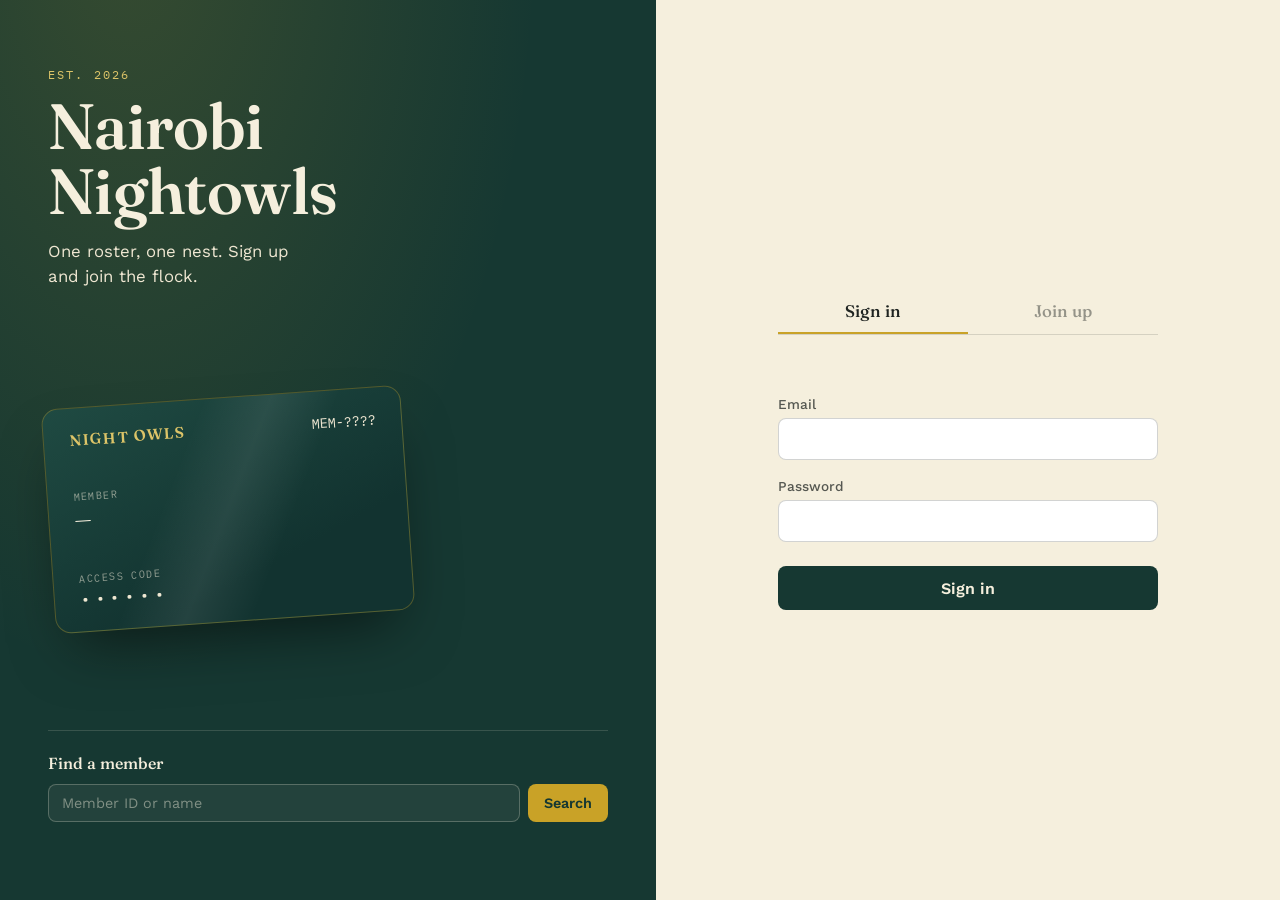
<file: index.html>
<!DOCTYPE html>
<html lang="en">
<head>
<meta charset="UTF-8" />
<meta name="viewport" content="width=device-width, initial-scale=1.0" />
<title>Nairobi Nightowls — Join or Sign In</title>
<link rel="preconnect" href="https://fonts.googleapis.com">
<link href="https://fonts.googleapis.com/css2?family=Fraunces:ital,opsz,wght@0,9..144,500;0,9..144,600;1,9..144,500&family=Work+Sans:wght@400;500;600&family=IBM+Plex+Mono:wght@500;600&display=swap" rel="stylesheet">
<link rel="stylesheet" href="style.css" />
</head>
<body>

<div class="stage">

  <!-- LEFT: brand panel -->
  <section class="brand-panel">
    <div class="brand-mark">
      <span class="brand-eyebrow">Est. 2026</span>
      <h1 class="brand-name">Nairobi<br>Nightowls</h1>
      <p class="brand-tagline">One roster, one nest. Sign up and join the flock.</p>
    </div>

    <!-- Signature element: live membership card that fills in as you type -->
    <div class="card-wrap" aria-hidden="true">
      <div class="member-card" id="memberCard">
        <div class="member-card-top">
          <span class="member-card-club">NIGHT OWLS</span>
          <span class="member-card-id" id="cardId">MEM-????</span>
        </div>
        <div class="member-card-body">
          <span class="member-card-label">Member</span>
          <span class="member-card-name" id="cardName">—</span>
        </div>
        <div class="member-card-bottom">
          <span class="member-card-label">Access code</span>
          <span class="member-card-dots" id="cardDots">••••••</span>
        </div>
        <div class="member-card-shine"></div>
      </div>
    </div>

    <!-- Member lookup: search by member ID or name -->
    <div class="lookup-wrap">
      <h2 class="lookup-title">Find a member</h2>
      <form id="lookupForm" class="lookup-form" novalidate>
        <input type="text" id="lookupQuery" placeholder="Member ID or name" aria-label="Member ID or name" />
        <button type="submit" class="btn-lookup">Search</button>
      </form>
      <ul class="lookup-results" id="lookupResults"></ul>
    </div>
  </section>

  <!-- RIGHT: auth form -->
  <section class="form-panel">
    <div class="form-card">

      <div class="tabs" role="tablist">
        <button class="tab" id="tabLogin" role="tab" aria-selected="true">Sign in</button>
        <button class="tab" id="tabRegister" role="tab" aria-selected="false">Join up</button>
      </div>

      <p class="form-status" id="formStatus" role="status"></p>

      <!-- LOGIN FORM -->
      <form id="loginForm" class="auth-form" novalidate>
        <label class="field">
          <span>Email</span>
          <input type="email" id="loginEmail" autocomplete="email" required />
        </label>
        <label class="field">
          <span>Password</span>
          <input type="password" id="loginPassword" autocomplete="current-password" required />
        </label>
        <button type="submit" class="btn-primary" id="loginSubmit">Sign in</button>
      </form>

      <!-- REGISTER FORM -->
      <form id="registerForm" class="auth-form" novalidate hidden>
        <label class="field">
          <span>Email</span>
          <input type="email" id="registerEmail" autocomplete="email" required />
        </label>
        <label class="field">
          <span>Password</span>
          <input type="password" id="registerPassword" autocomplete="new-password" required minlength="6" />
          <span class="field-hint">At least 6 characters.</span>
        </label>
        <button type="submit" class="btn-primary" id="registerSubmit">Create account</button>
      </form>

    </div>
  </section>

</div>

<script src="api.js"></script>
<script src="script.js"></script>
</body>
</html>
</file>
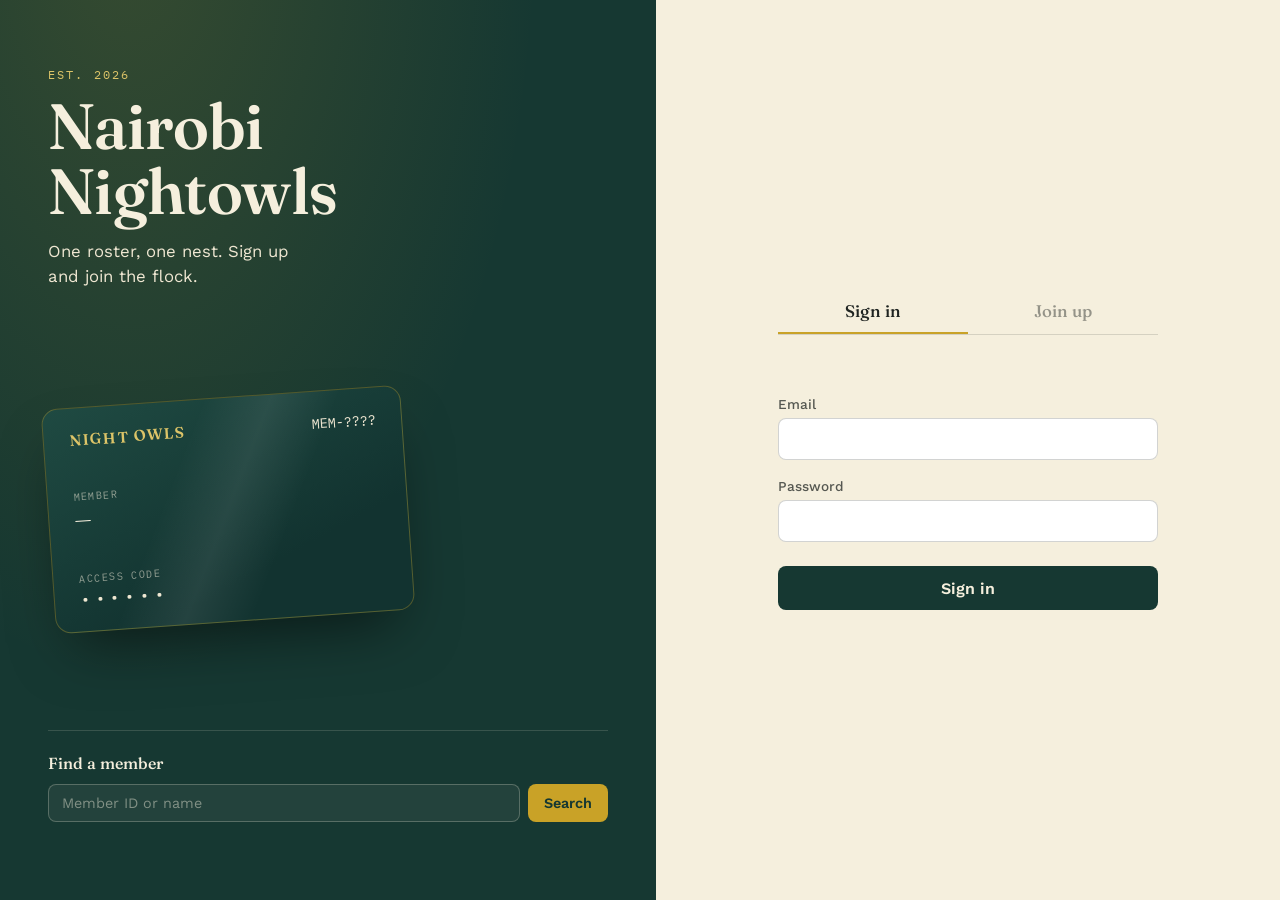
<file: dashboard.html>
<!DOCTYPE html>
<html lang="en">
<head>
<meta charset="UTF-8" />
<meta name="viewport" content="width=device-width, initial-scale=1.0" />
<title>Nairobi Nightowls — Dashboard</title>
<link rel="preconnect" href="https://fonts.googleapis.com">
<link href="https://fonts.googleapis.com/css2?family=Fraunces:ital,opsz,wght@0,9..144,500;0,9..144,600;1,9..144,500&family=Work+Sans:wght@400;500;600&family=IBM+Plex+Mono:wght@500;600&display=swap" rel="stylesheet">
<link rel="stylesheet" href="style.css" />
</head>
<body>
<div class="dash-page">
  <nav class="top-nav">
    <a href="dashboard.html" class="active">Owls Dynasty</a>
    <a href="spotlight.html">This Week</a>
  </nav>

  <!-- Member header -->
  <header class="dash-header">
    <div class="card-wrap dash-card-wrap">
      <div class="member-card" id="memberCard">
        <div class="member-card-top">
          <span class="member-card-club">NIGHT OWLS</span>
          <span class="member-card-id revealed" id="cardId">MEM-????</span>
        </div>
        <div class="member-card-body">
          <span class="member-card-label">Member</span>
          <span class="member-card-name" id="cardName">—</span>
        </div>
        <div class="member-card-bottom">
          <span class="member-card-label">Status</span>
          <span class="member-card-dots">Active</span>
        </div>
        <div class="member-card-shine"></div>
      </div>
    </div>
    <div class="dash-welcome">
      <h1>Welcome back.</h1>
      <p id="welcomeText">You're signed in.</p>
      <button class="dash-signout" id="signOutBtn">Sign out</button>
    </div>
  </header>

  <!-- Owls Dynasty catalog: Fiction, Motivational, Business — Book & Audio -->
  <section class="dynasty-section">
    <div class="dynasty-heading">
      <h2>Owls Dynasty</h2>
      <p>Fiction, motivational, and business titles — in book or audio form. Order a copy and we'll follow up to arrange payment and delivery.</p>
    </div>
    <div class="category-tabs" id="categoryTabs" role="tablist"></div>
    <p class="dynasty-status" id="dynastyStatus" role="status"></p>
    <div class="book-grid" id="bookGrid">
      <p class="book-empty">Loading the catalog…</p>
    </div>
  </section>
</div>
<script src="api.js"></script>
<script src="dashboard.js"></script>
</body>
</html>
</file>
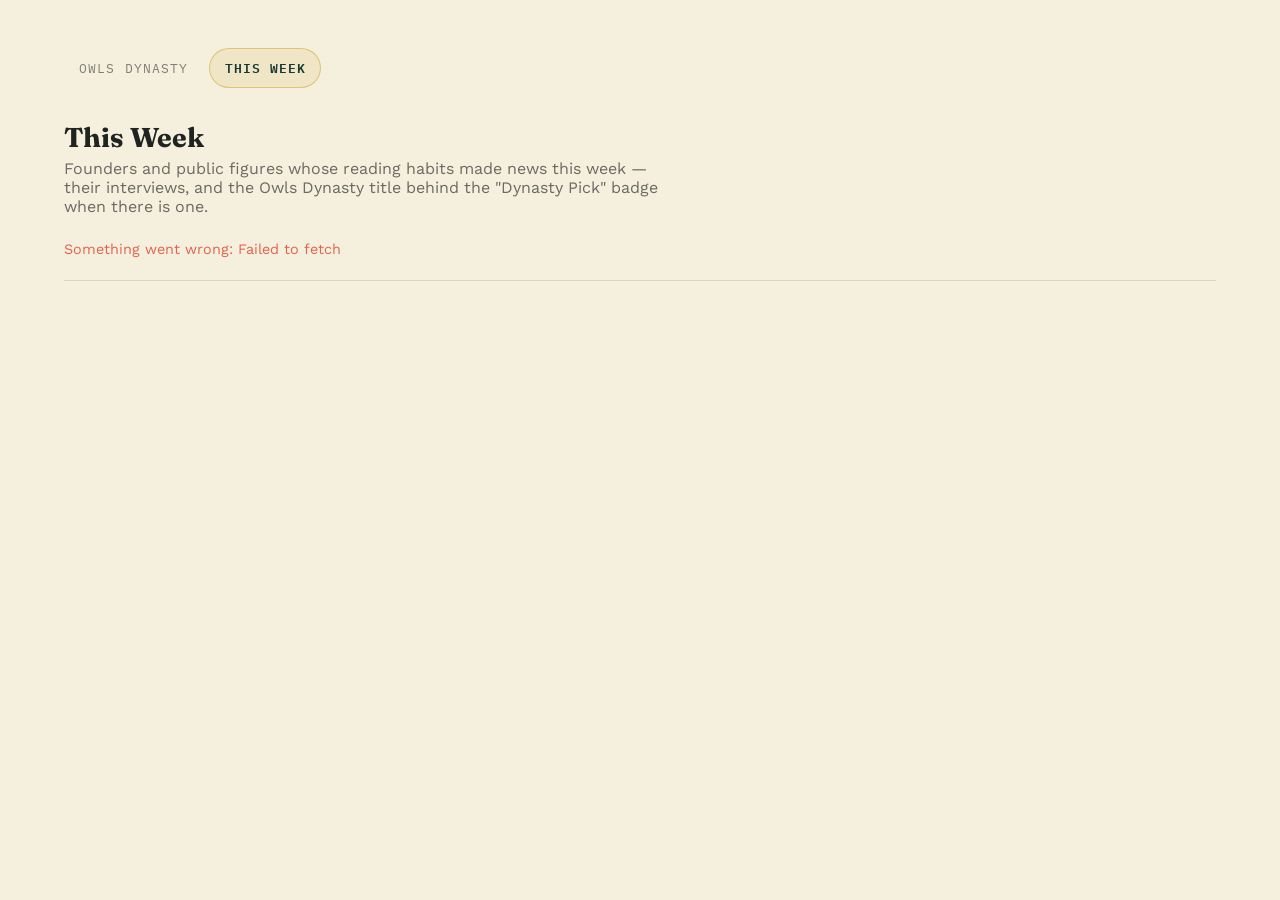
<file: spotlight.html>
<!DOCTYPE html>
<html lang="en">
<head>
<meta charset="UTF-8" />
<meta name="viewport" content="width=device-width, initial-scale=1.0" />
<title>Nairobi Nightowls — This Week</title>
<link rel="preconnect" href="https://fonts.googleapis.com">
<link href="https://fonts.googleapis.com/css2?family=Fraunces:ital,opsz,wght@0,9..144,500;0,9..144,600;1,9..144,500&family=Work+Sans:wght@400;500;600&family=IBM+Plex+Mono:wght@500;600&display=swap" rel="stylesheet">
<link rel="stylesheet" href="style.css" />
</head>
<body>
<div class="dash-page">
  <nav class="top-nav">
    <a href="dashboard.html">Owls Dynasty</a>
    <a href="spotlight.html" class="active">This Week</a>
  </nav>

  <section class="spotlight-section">
    <div class="spotlight-heading">
      <h2>This Week</h2>
      <p>Founders and public figures whose reading habits made news this week — their interviews, and the Owls Dynasty title behind the "Dynasty Pick" badge when there is one.</p>
    </div>
    <p class="spotlight-status" id="spotlightStatus" role="status"></p>
    <div class="spotlight-feed" id="spotlightFeed">
      <p class="spotlight-empty">Loading this week's features…</p>
    </div>
  </section>
</div>
<script src="api.js"></script>
<script src="spotlight.js"></script>
</body>
</html>
</file>
<file: style.css>
:root {
  --ink: #1F2421;
  --teal-deep: #163832;
  --teal-panel: #1F4A42;
  --cream: #F5EFDD;
  --cream-soft: #EFE7D2;
  --gold: #C9A227;
  --gold-soft: #DCC468;
  --coral: #E2634F;
  --font-display: 'Fraunces', serif;
  --font-body: 'Work Sans', sans-serif;
  --font-mono: 'IBM Plex Mono', monospace;
}

* { box-sizing: border-box; }

html, body {
  margin: 0;
  padding: 0;
  min-height: 100%;
  font-family: var(--font-body);
  color: var(--ink);
  background: var(--teal-deep);
}

button, input {
  font-family: inherit;
}

.stage {
  min-height: 100vh;
  display: grid;
  grid-template-columns: 1.05fr 1fr;
}

/* ---------- LEFT BRAND PANEL ---------- */

.brand-panel {
  background:
    radial-gradient(ellipse at 20% -10%, rgba(201, 162, 39, 0.18), transparent 55%),
    var(--teal-deep);
  color: var(--cream);
  padding: 4rem 3rem;
  display: flex;
  flex-direction: column;
  justify-content: space-between;
  gap: 3rem;
  position: relative;
  overflow: hidden;
}

.brand-eyebrow {
  font-family: var(--font-mono);
  font-size: 0.75rem;
  letter-spacing: 0.18em;
  text-transform: uppercase;
  color: var(--gold-soft);
}

.brand-name {
  font-family: var(--font-display);
  font-weight: 600;
  font-size: clamp(2.6rem, 5vw, 4rem);
  line-height: 1.02;
  margin: 0.6rem 0 1rem;
  letter-spacing: -0.01em;
}

.brand-tagline {
  font-size: 1.05rem;
  max-width: 26ch;
  color: var(--cream-soft);
  line-height: 1.5;
  margin: 0;
}

/* ---------- SIGNATURE: THE MEMBERSHIP CARD ---------- */

.card-wrap {
  perspective: 1200px;
}

.member-card {
  width: min(360px, 90%);
  aspect-ratio: 1.6 / 1;
  border-radius: 16px;
  background: linear-gradient(155deg, var(--teal-panel), #123330 70%);
  border: 1px solid rgba(201, 162, 39, 0.35);
  box-shadow: 0 30px 60px -20px rgba(0,0,0,0.55);
  padding: 1.4rem 1.6rem;
  position: relative;
  display: flex;
  flex-direction: column;
  justify-content: space-between;
  transform: rotate(-4deg);
  transition: transform 0.4s ease;
  overflow: hidden;
}

.member-card:hover { transform: rotate(-1deg) scale(1.01); }

.member-card-top {
  display: flex;
  justify-content: space-between;
  align-items: baseline;
}

.member-card-club {
  font-family: var(--font-display);
  font-weight: 600;
  letter-spacing: 0.08em;
  font-size: 0.95rem;
  color: var(--gold-soft);
}

.member-card-id {
  font-family: var(--font-mono);
  font-size: 0.85rem;
  color: var(--cream-soft);
  transition: color 0.3s ease;
}

.member-card-id.revealed {
  color: var(--gold);
  font-weight: 600;
}

.member-card-body {
  display: flex;
  flex-direction: column;
  gap: 0.2rem;
}

.member-card-label {
  font-family: var(--font-mono);
  font-size: 0.65rem;
  letter-spacing: 0.14em;
  text-transform: uppercase;
  color: rgba(245, 239, 221, 0.55);
}

.member-card-name {
  font-family: var(--font-display);
  font-size: 1.3rem;
  color: var(--cream);
  min-height: 1.6rem;
}

.member-card-bottom {
  display: flex;
  flex-direction: column;
  gap: 0.2rem;
}

.member-card-dots {
  font-family: var(--font-mono);
  letter-spacing: 0.3em;
  font-size: 1rem;
  color: var(--cream-soft);
}

.member-card-shine {
  position: absolute;
  inset: -40% -20%;
  background: linear-gradient(115deg, transparent 40%, rgba(255,255,255,0.08) 50%, transparent 60%);
  pointer-events: none;
}

/* ---------- MEMBER LOOKUP (homepage search) ---------- */

.lookup-wrap {
  border-top: 1px solid rgba(245, 239, 221, 0.15);
  padding-top: 1.4rem;
}

.lookup-title {
  font-family: var(--font-display);
  font-weight: 500;
  font-size: 1rem;
  color: var(--cream);
  margin: 0 0 0.7rem;
}

.lookup-form {
  display: flex;
  gap: 0.5rem;
}

.lookup-form input {
  flex: 1;
  font-size: 0.9rem;
  padding: 0.6rem 0.8rem;
  border-radius: 8px;
  border: 1px solid rgba(245, 239, 221, 0.25);
  background: rgba(245, 239, 221, 0.06);
  color: var(--cream);
}

.lookup-form input::placeholder { color: rgba(245, 239, 221, 0.45); }

.btn-lookup {
  background: var(--gold);
  color: var(--teal-deep);
  border: none;
  border-radius: 8px;
  padding: 0.6rem 1rem;
  font-size: 0.9rem;
  font-weight: 600;
  cursor: pointer;
  transition: background 0.2s ease;
}

.btn-lookup:hover { background: var(--gold-soft); }

.lookup-results {
  list-style: none;
  margin: 0.9rem 0 0;
  padding: 0;
  display: flex;
  flex-direction: column;
  gap: 0.5rem;
  max-height: 220px;
  overflow-y: auto;
}

.lookup-results li {
  display: flex;
  justify-content: space-between;
  align-items: baseline;
  gap: 0.8rem;
  padding: 0.55rem 0.75rem;
  border-radius: 8px;
  background: rgba(245, 239, 221, 0.06);
  font-size: 0.9rem;
}

.lookup-name { color: var(--cream); }

.lookup-id {
  font-family: var(--font-mono);
  font-size: 0.8rem;
  color: var(--gold-soft);
  white-space: nowrap;
}

.lookup-empty {
  color: rgba(245, 239, 221, 0.55);
  font-size: 0.85rem;
  padding: 0.4rem 0.1rem;
  background: none !important;
}

/* ---------- RIGHT FORM PANEL ---------- */

.form-panel {
  background: var(--cream);
  display: flex;
  align-items: center;
  justify-content: center;
  padding: 3rem 2rem;
}

.form-card {
  width: 100%;
  max-width: 380px;
}

.tabs {
  display: flex;
  border-bottom: 1px solid rgba(31, 36, 33, 0.15);
  margin-bottom: 1.6rem;
}

.tab {
  flex: 1;
  background: none;
  border: none;
  font-family: var(--font-display);
  font-size: 1.05rem;
  font-weight: 500;
  color: rgba(31, 36, 33, 0.45);
  padding: 0.7rem 0.5rem;
  cursor: pointer;
  border-bottom: 2px solid transparent;
  transition: color 0.2s ease, border-color 0.2s ease;
}

.tab[aria-selected="true"] {
  color: var(--ink);
  border-bottom-color: var(--gold);
}

.tab:focus-visible,
input:focus-visible,
button:focus-visible {
  outline: 2px solid var(--teal-panel);
  outline-offset: 2px;
}

.form-status {
  min-height: 1.4rem;
  font-size: 0.88rem;
  margin: 0 0 0.8rem;
  color: var(--coral);
}

.form-status.success { color: #2E7D5B; }

.auth-form {
  display: flex;
  flex-direction: column;
  gap: 1.1rem;
}

.auth-form[hidden] {
  display: none;
}

.field {
  display: flex;
  flex-direction: column;
  gap: 0.4rem;
  font-size: 0.85rem;
  font-weight: 500;
  color: rgba(31, 36, 33, 0.75);
}

.field input {
  font-size: 1rem;
  padding: 0.65rem 0.8rem;
  border-radius: 8px;
  border: 1px solid rgba(31, 36, 33, 0.2);
  background: #fff;
  color: var(--ink);
}

.field-hint {
  font-size: 0.72rem;
  font-weight: 400;
  color: rgba(31, 36, 33, 0.5);
}

.btn-primary {
  margin-top: 0.4rem;
  background: var(--teal-deep);
  color: var(--cream);
  border: none;
  border-radius: 8px;
  padding: 0.8rem 1rem;
  font-size: 1rem;
  font-weight: 600;
  cursor: pointer;
  transition: background 0.2s ease, transform 0.1s ease;
}

.btn-primary:hover { background: var(--teal-panel); }
.btn-primary:active { transform: scale(0.98); }
.btn-primary:disabled { opacity: 0.6; cursor: not-allowed; }

/* ---------- DASHBOARD ---------- */

.dash-page {
  min-height: 100vh;
  background: var(--cream);
  padding: 3rem clamp(1.5rem, 5vw, 4rem);
}

.dash-header {
  display: flex;
  align-items: center;
  gap: 2.5rem;
  flex-wrap: wrap;
  padding-bottom: 2.5rem;
  border-bottom: 1px solid rgba(31, 36, 33, 0.12);
  margin-bottom: 2.5rem;
}

.dash-card-wrap { flex-shrink: 0; }

.dash-welcome h1 {
  font-family: var(--font-display);
  font-size: 1.8rem;
  margin: 0 0 0.3rem;
}

.dash-welcome p {
  color: rgba(31, 36, 33, 0.65);
  margin: 0 0 1rem;
}

.dash-signout {
  background: none;
  border: 1px solid rgba(31, 36, 33, 0.25);
  padding: 0.55rem 1.1rem;
  border-radius: 8px;
  cursor: pointer;
  font-family: var(--font-body);
  font-weight: 500;
}

.dash-signout:hover { background: rgba(31, 36, 33, 0.06); }

.dynasty-heading h2 {
  font-family: var(--font-display);
  font-size: 1.7rem;
  margin: 0 0 0.3rem;
}

.dynasty-heading p {
  color: rgba(31, 36, 33, 0.65);
  margin: 0 0 1.2rem;
  max-width: 60ch;
}

.dynasty-status {
  min-height: 1.4rem;
  font-size: 0.9rem;
  color: var(--coral);
  margin: 0 0 1rem;
}

.dynasty-status.success { color: #2E7D5B; }

.category-tabs {
  display: flex;
  flex-wrap: wrap;
  gap: 0.5rem;
  margin-bottom: 1.4rem;
}

.category-tab {
  background: #fff;
  border: 1px solid rgba(31, 36, 33, 0.15);
  color: rgba(31, 36, 33, 0.65);
  font-family: var(--font-body);
  font-size: 0.85rem;
  font-weight: 500;
  padding: 0.5rem 1rem;
  border-radius: 999px;
  cursor: pointer;
  transition: background 0.2s ease, color 0.2s ease, border-color 0.2s ease;
}

.category-tab:hover {
  border-color: rgba(31, 36, 33, 0.3);
}

.category-tab[aria-selected="true"] {
  background: var(--teal-deep);
  border-color: var(--teal-deep);
  color: var(--cream);
}

.book-grid {
  display: grid;
  grid-template-columns: repeat(auto-fill, minmax(240px, 1fr));
  gap: 1.2rem;
}

.book-card {
  background: #fff;
  border: 1px solid rgba(31, 36, 33, 0.1);
  border-radius: 12px;
  padding: 1.3rem;
  display: flex;
  flex-direction: column;
  gap: 0.4rem;
}

.book-top-row {
  display: flex;
  flex-wrap: wrap;
  gap: 0.4rem;
  margin-bottom: 0.2rem;
}

.format-badge,
.category-badge {
  font-family: var(--font-mono);
  font-size: 0.7rem;
  letter-spacing: 0.04em;
  padding: 0.25rem 0.55rem;
  border-radius: 999px;
  white-space: nowrap;
}

.format-badge {
  background: rgba(31, 74, 66, 0.1);
  color: var(--teal-panel);
}

.category-badge {
  background: rgba(201, 162, 39, 0.15);
  color: #8a6d16;
}

.book-title {
  font-family: var(--font-display);
  font-size: 1.15rem;
  margin: 0;
}

.book-author {
  font-size: 0.85rem;
  color: rgba(31, 36, 33, 0.6);
  margin: 0;
}

.book-desc {
  font-size: 0.88rem;
  color: rgba(31, 36, 33, 0.75);
  line-height: 1.4;
  margin: 0.3rem 0 0.6rem;
  flex-grow: 1;
}

.book-footer {
  display: flex;
  align-items: center;
  justify-content: space-between;
  gap: 0.8rem;
  margin-top: auto;
}

.book-price {
  font-family: var(--font-mono);
  font-weight: 600;
  color: var(--teal-panel);
}

.btn-order {
  background: var(--teal-deep);
  color: var(--cream);
  border: none;
  border-radius: 8px;
  padding: 0.55rem 0.9rem;
  font-size: 0.85rem;
  font-weight: 600;
  cursor: pointer;
  transition: background 0.2s ease;
}

.btn-order:hover { background: var(--teal-panel); }
.btn-order:disabled { opacity: 0.6; cursor: not-allowed; }

.book-empty {
  color: rgba(31, 36, 33, 0.55);
  font-size: 0.9rem;
}

@media (max-width: 640px) {
  .dash-header { flex-direction: column; align-items: flex-start; }
}

/* ---------- RESPONSIVE ---------- */

@media (max-width: 860px) {
  .stage { grid-template-columns: 1fr; }
  .brand-panel { padding: 2.5rem 1.5rem; gap: 2rem; }
  .card-wrap { display: flex; justify-content: center; }
  .form-panel { padding: 2.5rem 1.5rem; }
}

@media (prefers-reduced-motion: reduce) {
  .member-card, .btn-primary, .tab, .member-card-id { transition: none; }
}

/* =====================================================================
   TOP NAV (shared strip linking Dashboard <-> Spotlight)
   ===================================================================== */

.top-nav {
  display: flex;
  align-items: center;
  gap: 0.4rem;
  margin-bottom: 2rem;
}

.top-nav a {
  font-family: var(--font-mono);
  font-size: 0.8rem;
  letter-spacing: 0.08em;
  text-transform: uppercase;
  text-decoration: none;
  color: rgba(31, 36, 33, 0.55);
  padding: 0.5rem 0.9rem;
  border-radius: 999px;
  border: 1px solid transparent;
  transition: color 0.2s ease, border-color 0.2s ease, background 0.2s ease;
}

.top-nav a:hover {
  color: var(--ink);
  background: rgba(31, 36, 33, 0.06);
}

.top-nav a.active {
  color: var(--teal-deep);
  border-color: rgba(201, 162, 39, 0.5);
  background: rgba(201, 162, 39, 0.12);
  font-weight: 600;
}

/* =====================================================================
   SPOTLIGHT — weekly feature feed
   Signature element: the "week strip" — a single running ledger of dated
   entries down the left of each card, styled like a mono-space log book,
   so the page reads like an ongoing dispatch rather than a static grid.
   ===================================================================== */

.spotlight-heading h2 {
  font-family: var(--font-display);
  font-size: 1.7rem;
  margin: 0 0 0.3rem;
}

.spotlight-heading p {
  color: rgba(31, 36, 33, 0.65);
  margin: 0 0 1.6rem;
  max-width: 62ch;
}

.spotlight-status {
  min-height: 1.4rem;
  font-size: 0.9rem;
  color: var(--coral);
  margin: 0 0 1rem;
}

.spotlight-feed {
  display: flex;
  flex-direction: column;
  border-top: 1px solid rgba(31, 36, 33, 0.12);
}

.spotlight-entry {
  display: grid;
  grid-template-columns: 130px 1fr;
  gap: 1.5rem;
  padding: 1.8rem 0;
  border-bottom: 1px solid rgba(31, 36, 33, 0.12);
}

.spotlight-entry-date {
  font-family: var(--font-mono);
  font-size: 0.75rem;
  letter-spacing: 0.06em;
  color: rgba(31, 36, 33, 0.5);
  padding-top: 0.2rem;
}

.spotlight-entry-body {
  display: flex;
  flex-direction: column;
  gap: 0.5rem;
}

.spotlight-name {
  font-family: var(--font-display);
  font-size: 1.3rem;
  margin: 0;
  color: var(--ink);
}

.spotlight-headline {
  font-size: 0.98rem;
  color: rgba(31, 36, 33, 0.8);
  margin: 0;
  line-height: 1.45;
}

.spotlight-blurb {
  font-size: 0.9rem;
  color: rgba(31, 36, 33, 0.65);
  line-height: 1.5;
  margin: 0;
}

.spotlight-actions {
  display: flex;
  flex-wrap: wrap;
  gap: 0.6rem;
  margin-top: 0.3rem;
}

.spotlight-watch,
.spotlight-pick {
  display: inline-flex;
  align-items: center;
  gap: 0.4rem;
  font-family: var(--font-mono);
  font-size: 0.75rem;
  letter-spacing: 0.04em;
  text-decoration: none;
  padding: 0.45rem 0.8rem;
  border-radius: 999px;
  white-space: nowrap;
}

.spotlight-watch {
  background: var(--teal-deep);
  color: var(--cream);
}

.spotlight-watch:hover { background: var(--teal-panel); }

.spotlight-pick {
  background: rgba(201, 162, 39, 0.15);
  color: var(--teal-deep);
  border: 1px solid rgba(201, 162, 39, 0.45);
  font-weight: 600;
}

.spotlight-empty {
  color: rgba(31, 36, 33, 0.55);
  font-size: 0.9rem;
  padding: 1.2rem 0;
}

@media (max-width: 640px) {
  .spotlight-entry { grid-template-columns: 1fr; gap: 0.4rem; }
  .spotlight-entry-date { padding-top: 0; }
}
</file>
